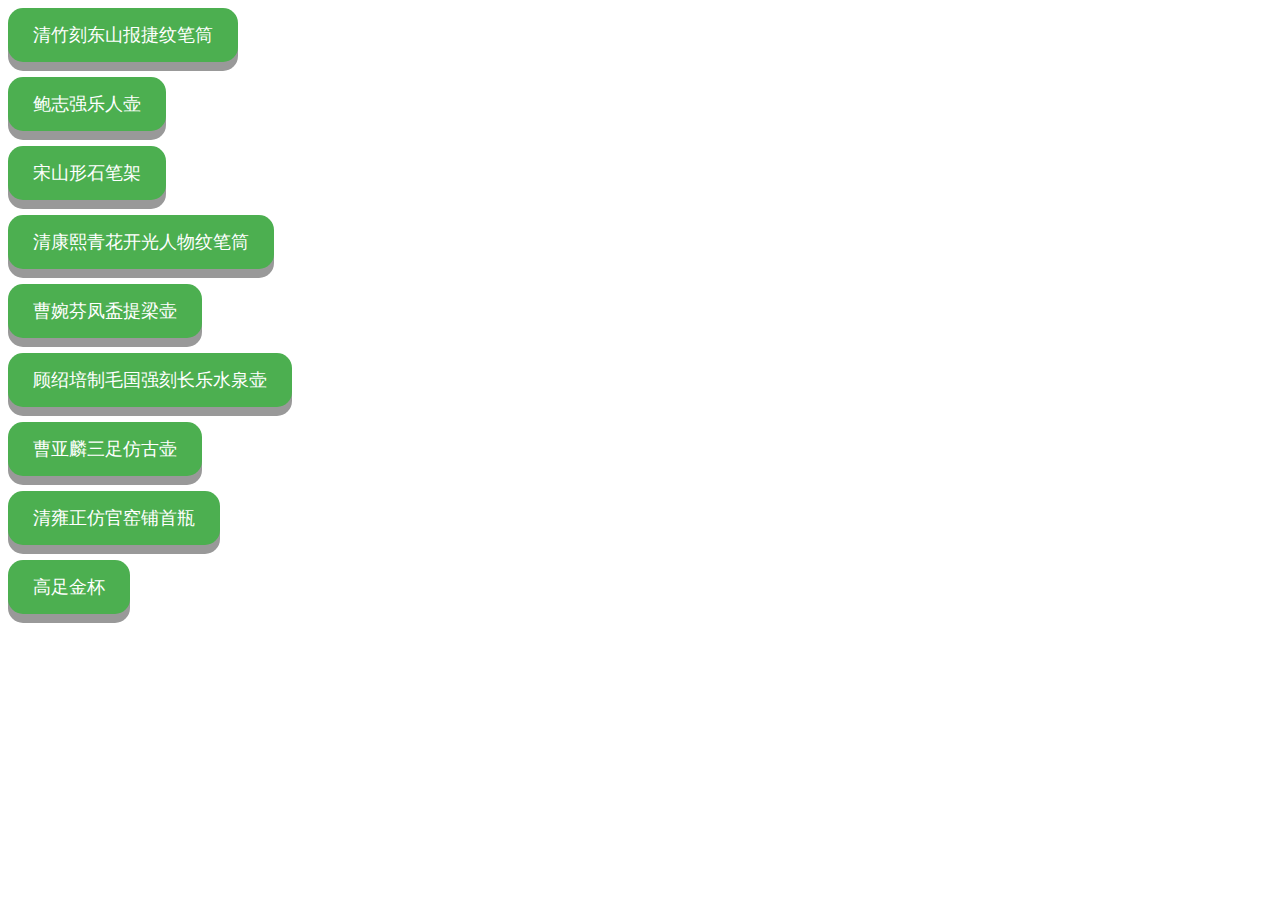
<file: index.html>
<!DOCTYPE html>
<html lang="en">
<head>
	<meta charset="UTF-8">
	<title>Document</title>
	<style>
		ul{
			margin: 0;
			padding: 0;
			li-style: none;
		}
		a{
			text-decoration: none;
		}
		li a{
			display: inline-block;
  			padding: 15px 25px;
			font-size:18px;
			cursor: pointer;
  			text-align: center;   
  			outline: none;
  			color: #fff;
  			background-color: #4CAF50;
  			border: none;
  			border-radius: 15px;
  			box-shadow: 0 9px #999;
  			margin-bottom:15px;
  		}
  		li a:hover{
  			background-color: #3e8e41;
  		}
  		li a:active {
		  	background-color: #3e8e41;
		  	box-shadow: 0 5px #666;
		  	transform: translateY(4px);
		}
	</style>
</head>
<body>
	<ul>
		<li><a href="baojiewenbitong.html">清竹刻东山报捷纹笔筒</a></li>
		<li><a href="baozhiqiang.html">鲍志强乐人壶</a></li>
		<li><a href="bijia.html">宋山形石笔架</a></li>
		<li><a href="bitong.html">清康熙青花开光人物纹笔筒</a></li>
		<li><a href="caowanfen.html">曹婉芬凤盉提梁壶</a></li>
		<li><a href="changleshuiquanhu.html">顾绍培制毛国强刻长乐水泉壶</a></li>
		<li><a href="fangguhu.html">曹亚麟三足仿古壶</a></li>
		<li><a href="fushouping.html">清雍正仿官窑铺首瓶</a></li>
		<li><a href="gaozujinbei.html">高足金杯</a></li>
	</ul>
</body>
</html>
</file>
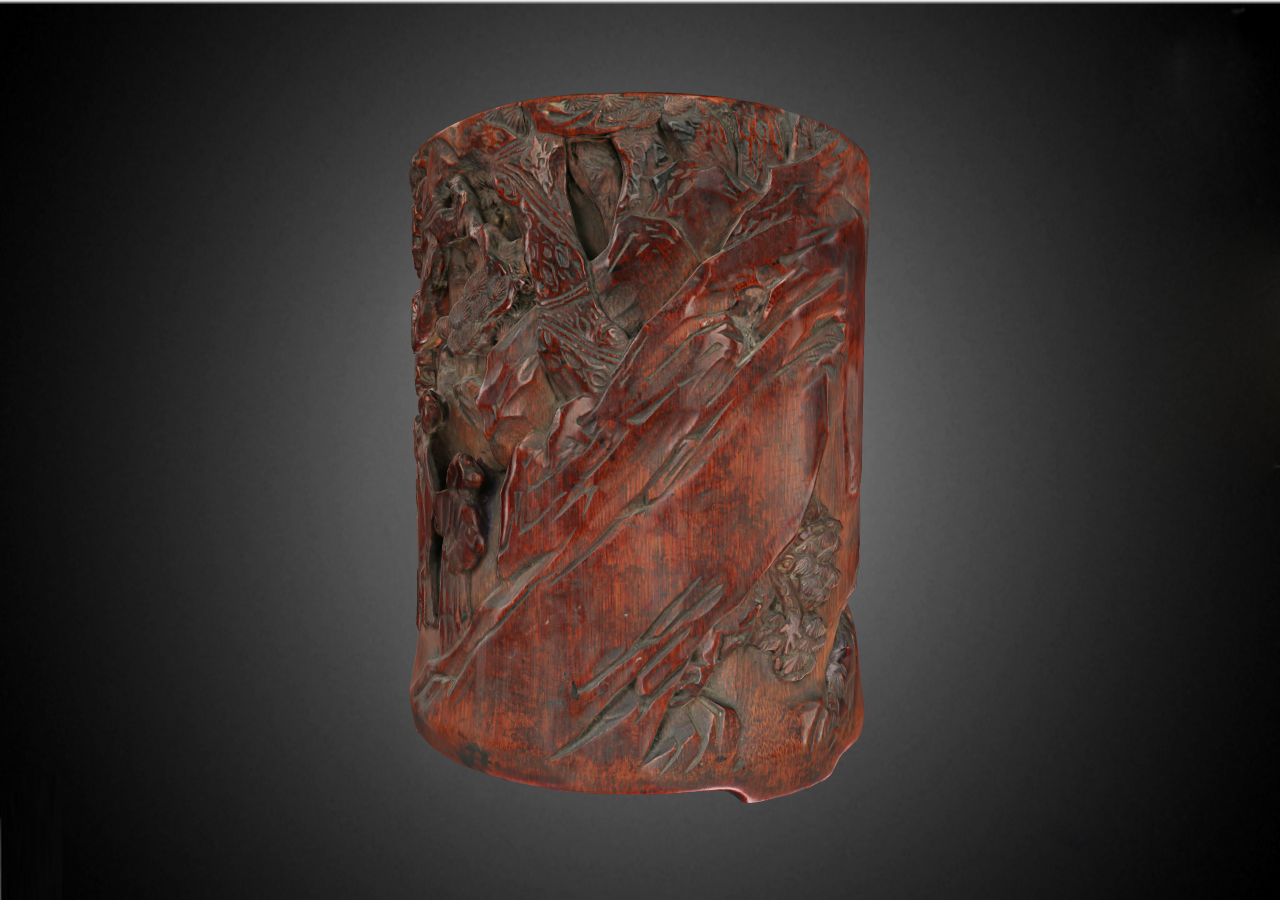
<file: baojiewenbitong.html>
<!DOCTYPE html>
<html lang="en">
	<head>
		<title>清竹刻东山报捷纹笔筒</title>
		<meta charset="utf-8">
		<meta name="viewport" content="width=device-width, user-scalable=no, minimum-scale=1.0, maximum-scale=1.0">
		<link rel="stylesheet" href="css/style.css" type="text/css">
		<script src="js/jquery-3.1.1.js"></script>
		<script>
            var Width = $(window).width();
            var Height = $(window).height();
		</script>
	</head>

	<body>
		<!-- 进度条 -->
		<div id="loaderdiv">
			<div class="graph">
				 <strong id="bar" style="width:1%;"></strong>
			</div>
		</div>
		<!-- canvas -->
		<div id="ThreeJS"></div>
		<script src="js/three.min.js"></script>
		<script src="js/TrackballControls.js"></script>
		<script src="js/Detector.js"></script>
		<script src="js/loaders/BinaryLoader.js"></script>
		<script src="js/loaders/MTLLoader.js"></script>
		<script src="js/loaders/OBJLoader.js"></script>
		<!--<script src="js/config.js"></script>-->

		<script src="js/threeShow.js"></script>
		<script>
			
			var opts={name:"baojiewenbitong.obj",minDistance:1,maxDistance:50};
			// init(opts);
			window.onload=function(){
				if ( ! Detector.webgl ) Detector.addGetWebGLMessage();
				init(opts);
				
			}
		</script>

	</body>
</html>
</file>
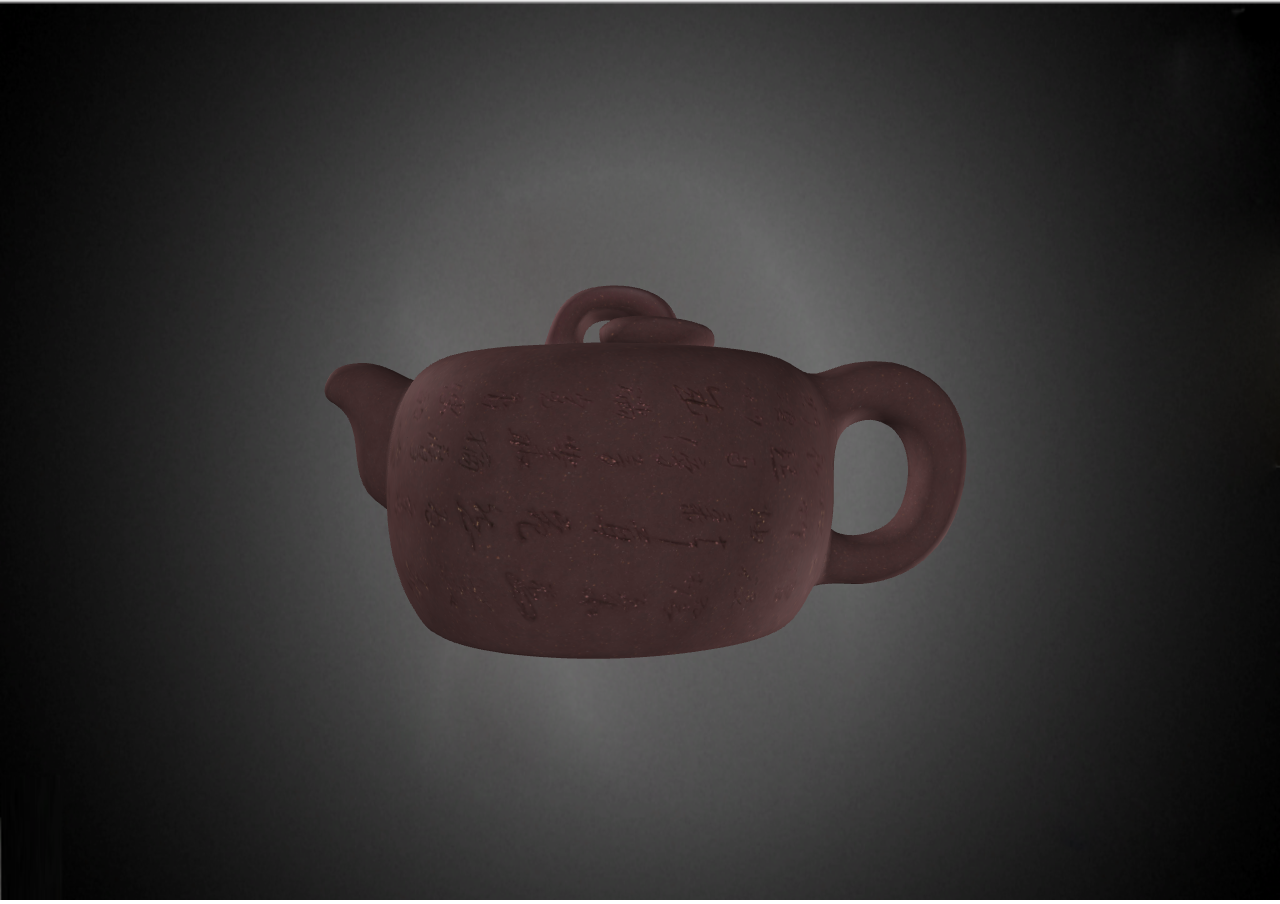
<file: baozhiqiang.html>
<!DOCTYPE html>
<html lang="en">
	<head>
		<title>鲍志强乐人壶</title>
		<meta charset="utf-8">
		<meta name="viewport" content="width=device-width, user-scalable=no, minimum-scale=1.0, maximum-scale=1.0">
		<link rel="stylesheet" href="css/style.css" type="text/css">
		<script src="js/jquery-3.1.1.js"></script>
		<script>
            var Width = $(window).width();
            var Height = $(window).height();
		</script>
	</head>

	<body>
		<!-- 进度条 -->
		<div id="loaderdiv">
			<div class="graph">
				 <strong id="bar" style="width:1%;"></strong>
			</div>
		</div>
		<!-- canvas -->
		<div id="ThreeJS"></div>
		<script src="js/three.min.js"></script>
		<script src="js/TrackballControls.js"></script>
		<script src="js/Detector.js"></script>
		<script src="js/loaders/BinaryLoader.js"></script>
		<script src="js/loaders/MTLLoader.js"></script>
		<script src="js/loaders/OBJLoader.js"></script>
		<!--<script src="js/config.js"></script>-->

		<script src="js/threeShow.js"></script>
		<script>
			
			var opts={name:"baozhiqiang.obj",minDistance:1,maxDistance:50};
			// init(opts);
			window.onload=function(){
				if ( ! Detector.webgl ) Detector.addGetWebGLMessage();
				init(opts);
				
			}
		</script>

	</body>
</html>
</file>
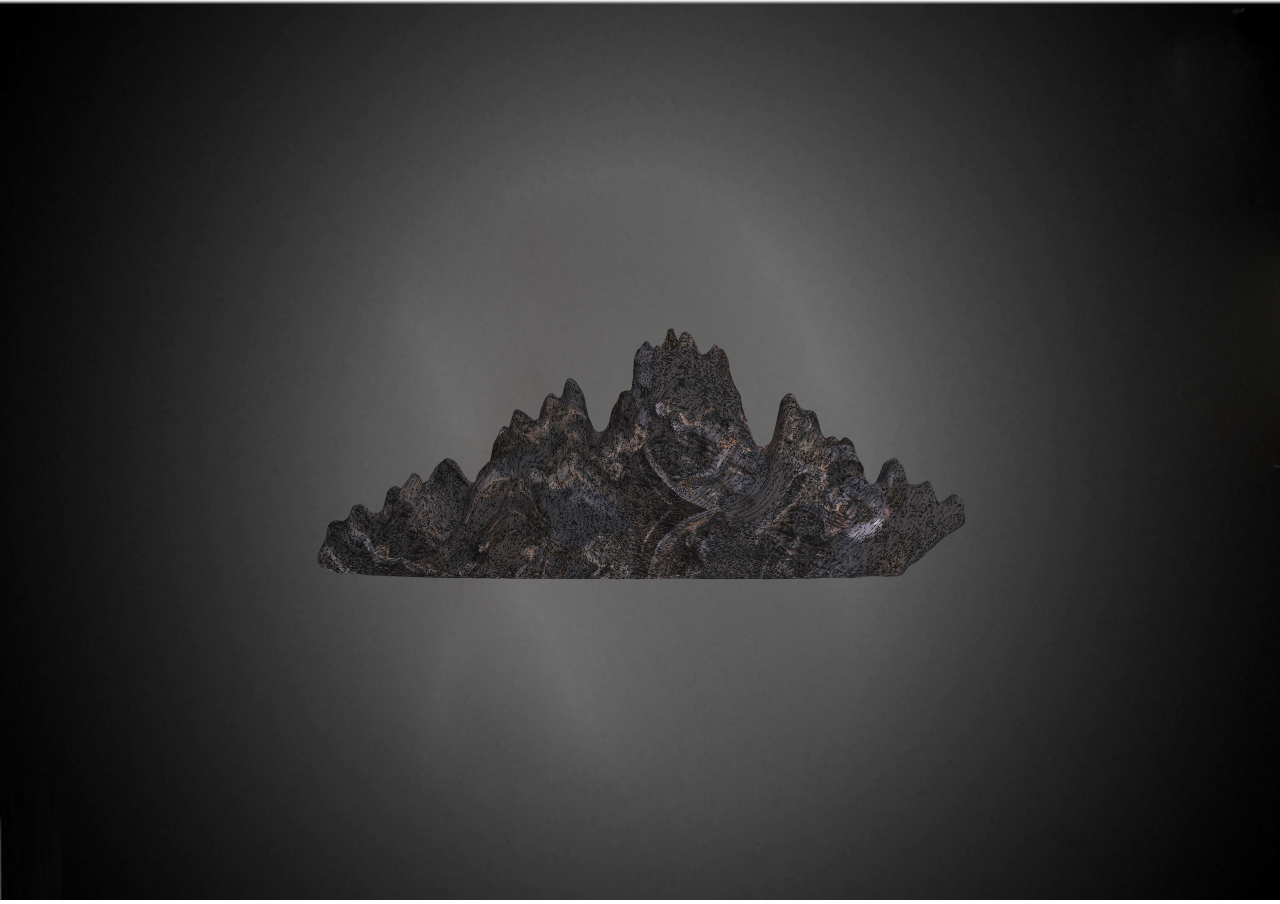
<file: bijia.html>
<!DOCTYPE html>
<html lang="en">
	<head>
		<title>宋山形石笔架
		</title>
		<meta charset="utf-8">
		<meta name="viewport" content="width=device-width, user-scalable=no, minimum-scale=1.0, maximum-scale=1.0">
		<link rel="stylesheet" href="css/style.css" type="text/css">
		<script src="js/jquery-3.1.1.js"></script>
		<script>
            var Width = $(window).width();
            var Height = $(window).height();
		</script>
	</head>

	<body>
		<!-- 进度条 -->
		<div id="loaderdiv">
			<div class="graph">
				 <strong id="bar" style="width:1%;"></strong>
			</div>
		</div>
		<!-- canvas -->
		<div id="ThreeJS"></div>
		<script src="js/three.min.js"></script>
		<script src="js/TrackballControls.js"></script>
		<script src="js/Detector.js"></script>
		<script src="js/loaders/BinaryLoader.js"></script>
		<script src="js/loaders/MTLLoader.js"></script>
		<script src="js/loaders/OBJLoader.js"></script>
		<!--<script src="js/config.js"></script>-->

		<script src="js/threeShow.js"></script>
		<script>
			
			var opts={name:"bijia.obj",minDistance:1,maxDistance:50};
			// init(opts);
			window.onload=function(){
				if ( ! Detector.webgl ) Detector.addGetWebGLMessage();
				init(opts);
				
			}
		</script>

	</body>
</html>
</file>
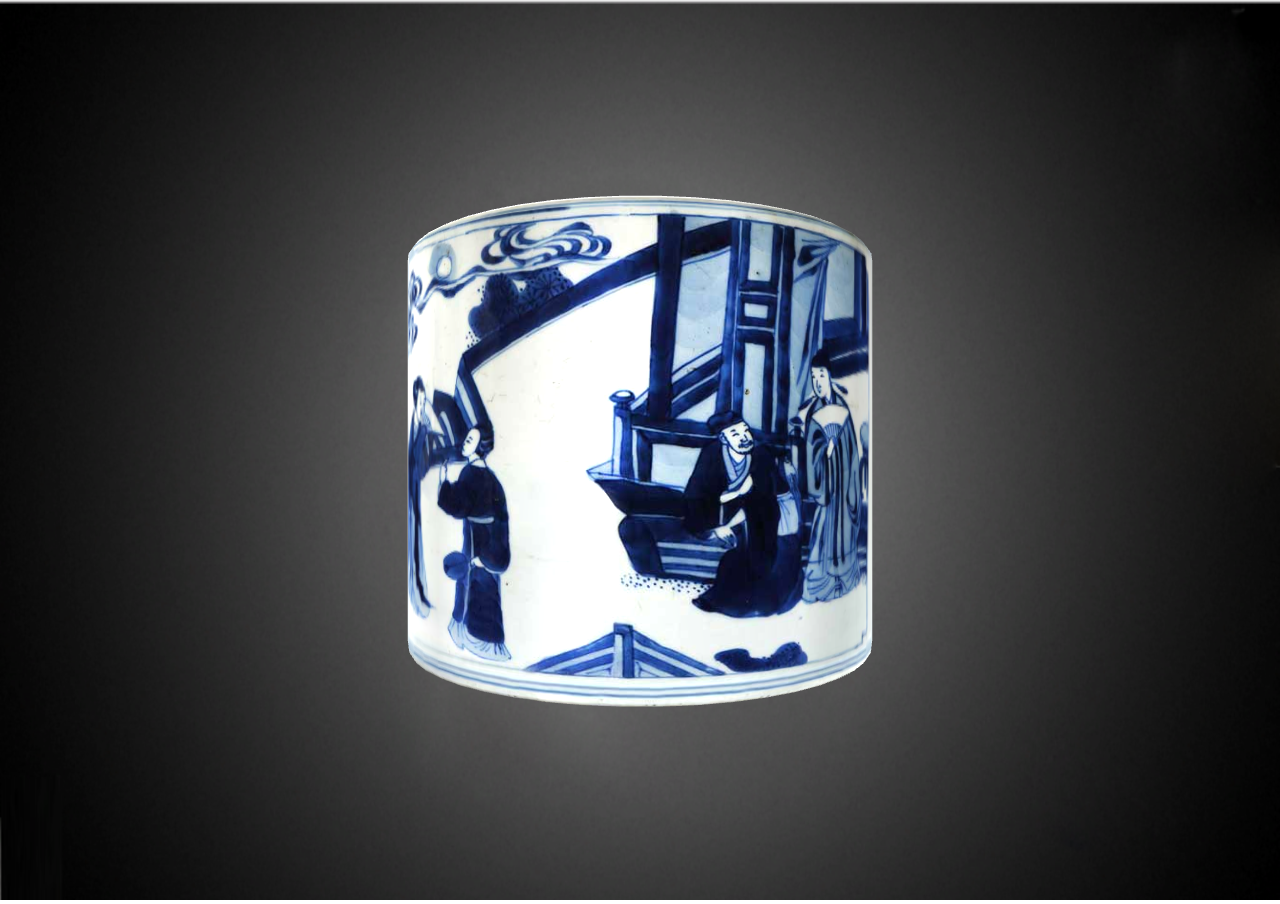
<file: bitong.html>
<!DOCTYPE html>
<html lang="en">
	<head>
		<title>清康熙青花开光人物纹笔筒
		</title>
		<meta charset="utf-8">
		<meta name="viewport" content="width=device-width, user-scalable=no, minimum-scale=1.0, maximum-scale=1.0">
		<link rel="stylesheet" href="css/style.css" type="text/css">
		<script src="js/jquery-3.1.1.js"></script>
		<script>
            var Width = $(window).width();
            var Height = $(window).height();
		</script>
	</head>

	<body>
		<!-- 进度条 -->
		<div id="loaderdiv">
			<div class="graph">
				 <strong id="bar" style="width:1%;"></strong>
			</div>
		</div>
		<!-- canvas -->
		<div id="ThreeJS"></div>
		<script src="js/three.min.js"></script>
		<script src="js/TrackballControls.js"></script>
		<script src="js/Detector.js"></script>
		<script src="js/loaders/BinaryLoader.js"></script>
		<script src="js/loaders/MTLLoader.js"></script>
		<script src="js/loaders/OBJLoader.js"></script>
		<!--<script src="js/config.js"></script>-->

		<script src="js/threeShow.js"></script>
		<script>
			
			var opts={name:"bitong.js",minDistance:1,maxDistance:50};
			// init(opts);
			window.onload=function(){
				if ( ! Detector.webgl ) Detector.addGetWebGLMessage();
				init(opts);
				
			}
		</script>

	</body>
</html>
</file>
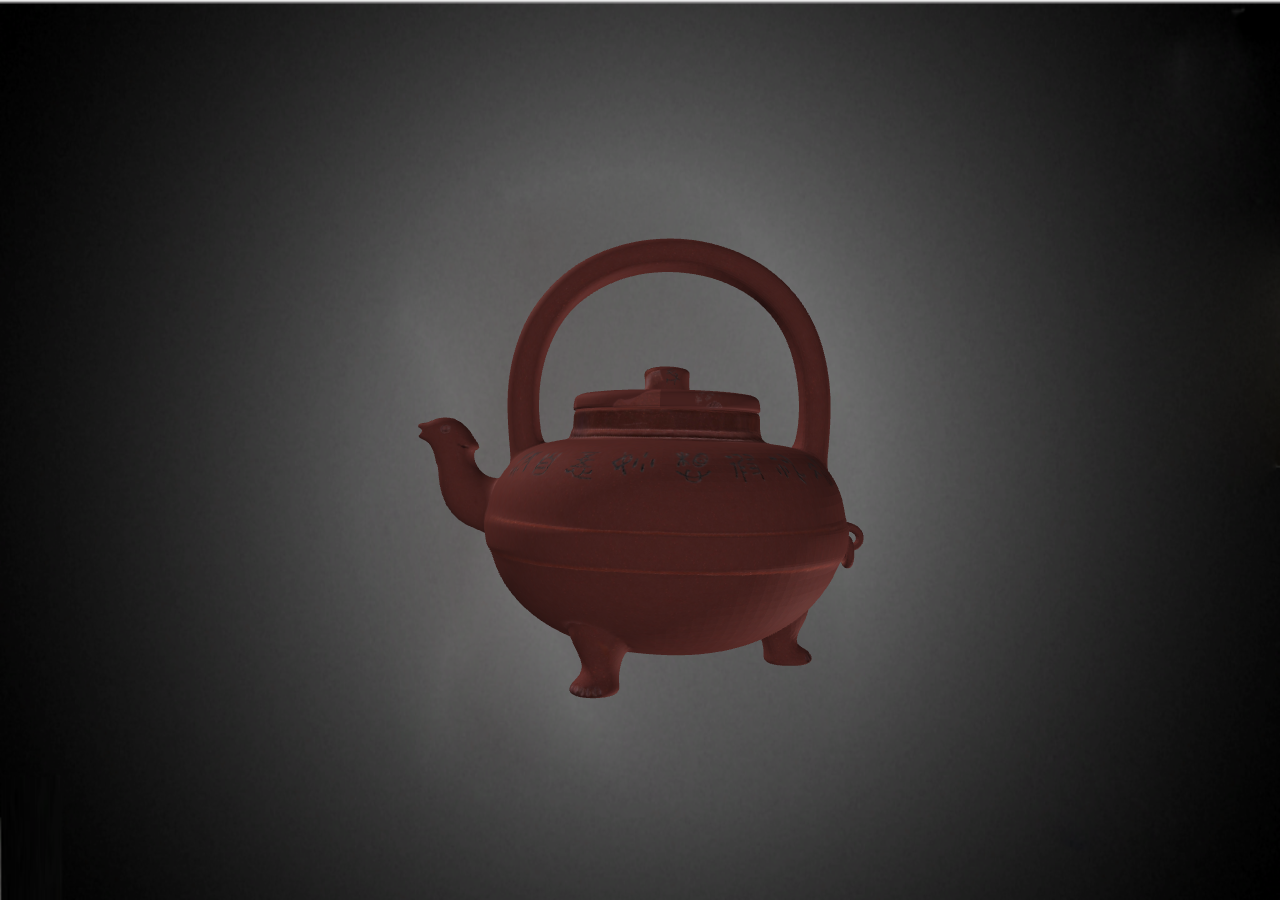
<file: caowanfen.html>
<!DOCTYPE html>
<html lang="en">
	<head>
		<title>曹婉芬凤盉提梁壶</title>
		<meta charset="utf-8">
		<meta name="viewport" content="width=device-width, user-scalable=no, minimum-scale=1.0, maximum-scale=1.0">
		<link rel="stylesheet" href="css/style.css" type="text/css">
		<script src="js/jquery-3.1.1.js"></script>
		<script>
            var Width = $(window).width();
            var Height = $(window).height();
		</script>
	</head>

	<body>
		<!-- 进度条 -->
		<div id="loaderdiv">
			<div class="graph">
				 <strong id="bar" style="width:1%;"></strong>
			</div>
		</div>
		<!-- canvas -->
		<div id="ThreeJS"></div>
		<script src="js/three.min.js"></script>
		<script src="js/TrackballControls.js"></script>
		<script src="js/Detector.js"></script>
		<script src="js/loaders/BinaryLoader.js"></script>
		<script src="js/loaders/MTLLoader.js"></script>
		<script src="js/loaders/OBJLoader.js"></script>
		<!--<script src="js/config.js"></script>-->

		<script src="js/threeShow.js"></script>
		<script>
			
			var opts={name:"caowanfen.obj",minDistance:1,maxDistance:50};
			// init(opts);
			window.onload=function(){
				if ( ! Detector.webgl ) Detector.addGetWebGLMessage();
				init(opts);
				
			}
		</script>

	</body>
</html>
</file>
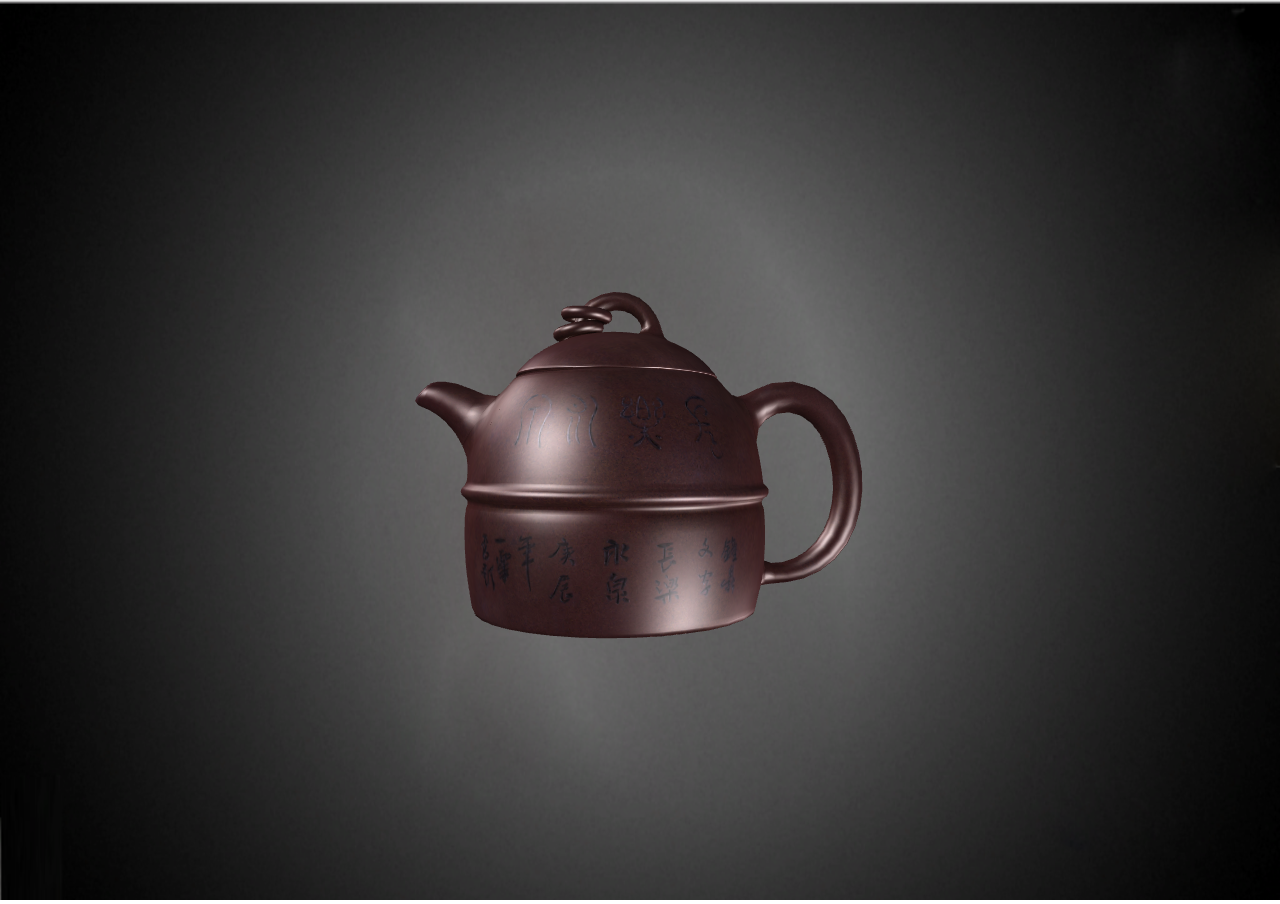
<file: changleshuiquanhu.html>
<!DOCTYPE html>
<html lang="en">
	<head>
		<title>顾绍培制毛国强刻长乐水泉壶</title>
		<meta charset="utf-8">
		<meta name="viewport" content="width=device-width, user-scalable=no, minimum-scale=1.0, maximum-scale=1.0">
		<link rel="stylesheet" href="css/style.css" type="text/css">
		<script src="js/jquery-3.1.1.js"></script>
		<script>
            var Width = $(window).width();
            var Height = $(window).height();
		</script>
	</head>

	<body>
		<!-- 进度条 -->
		<div id="loaderdiv">
			<div class="graph">
				 <strong id="bar" style="width:1%;"></strong>
			</div>
		</div>
		<!-- canvas -->
		<div id="ThreeJS"></div>
		<script src="js/three.min.js"></script>
		<script src="js/TrackballControls.js"></script>
		<script src="js/Detector.js"></script>
		<script src="js/loaders/BinaryLoader.js"></script>
		<script src="js/loaders/MTLLoader.js"></script>
		<script src="js/loaders/OBJLoader.js"></script>
		<!--<script src="js/config.js"></script>-->

		<script src="js/threeShow.js"></script>
		<script>
			
			var opts={name:"changleshuiquanhu.obj",minDistance:1,maxDistance:50};
			// init(opts);
			window.onload=function(){
				if ( ! Detector.webgl ) Detector.addGetWebGLMessage();
				init(opts);
				
			}
		</script>

	</body>
</html>
</file>
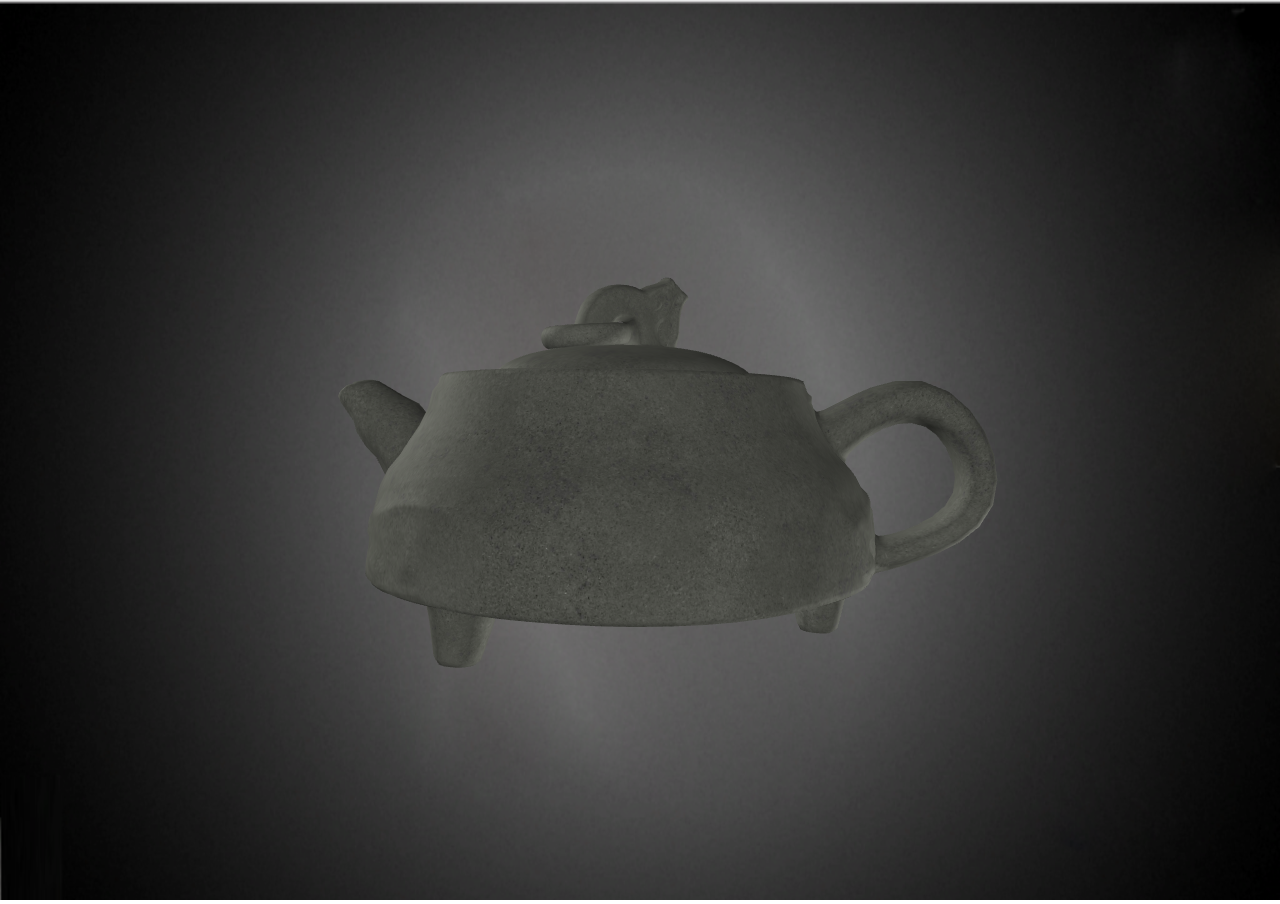
<file: fangguhu.html>
<!DOCTYPE html>
<html lang="en">
	<head>
		<title>曹亚麟三足仿古壶</title>
		<meta charset="utf-8">
		<meta name="viewport" content="width=device-width, user-scalable=no, minimum-scale=1.0, maximum-scale=1.0">
		<link rel="stylesheet" href="css/style.css" type="text/css">
		<script src="js/jquery-3.1.1.js"></script>
		<script>
            var Width = $(window).width();
            var Height = $(window).height();
		</script>
	</head>

	<body>
		<!-- 进度条 -->
		<div id="loaderdiv">
			<div class="graph">
				 <strong id="bar" style="width:1%;"></strong>
			</div>
		</div>
		<!-- canvas -->
		<div id="ThreeJS"></div>
		<script src="js/three.min.js"></script>
		<script src="js/TrackballControls.js"></script>
		<script src="js/Detector.js"></script>
		<script src="js/loaders/BinaryLoader.js"></script>
		<script src="js/loaders/MTLLoader.js"></script>
		<script src="js/loaders/OBJLoader.js"></script>
		<!--<script src="js/config.js"></script>-->

		<script src="js/threeShow.js"></script>
		<script>
			
			var opts={name:"fangguhu.obj",rotationy:0.15};
			// init(opts);
			window.onload=function(){
				if ( ! Detector.webgl ) Detector.addGetWebGLMessage();
				init(opts);
				
			}
		</script>

	</body>
</html>
</file>
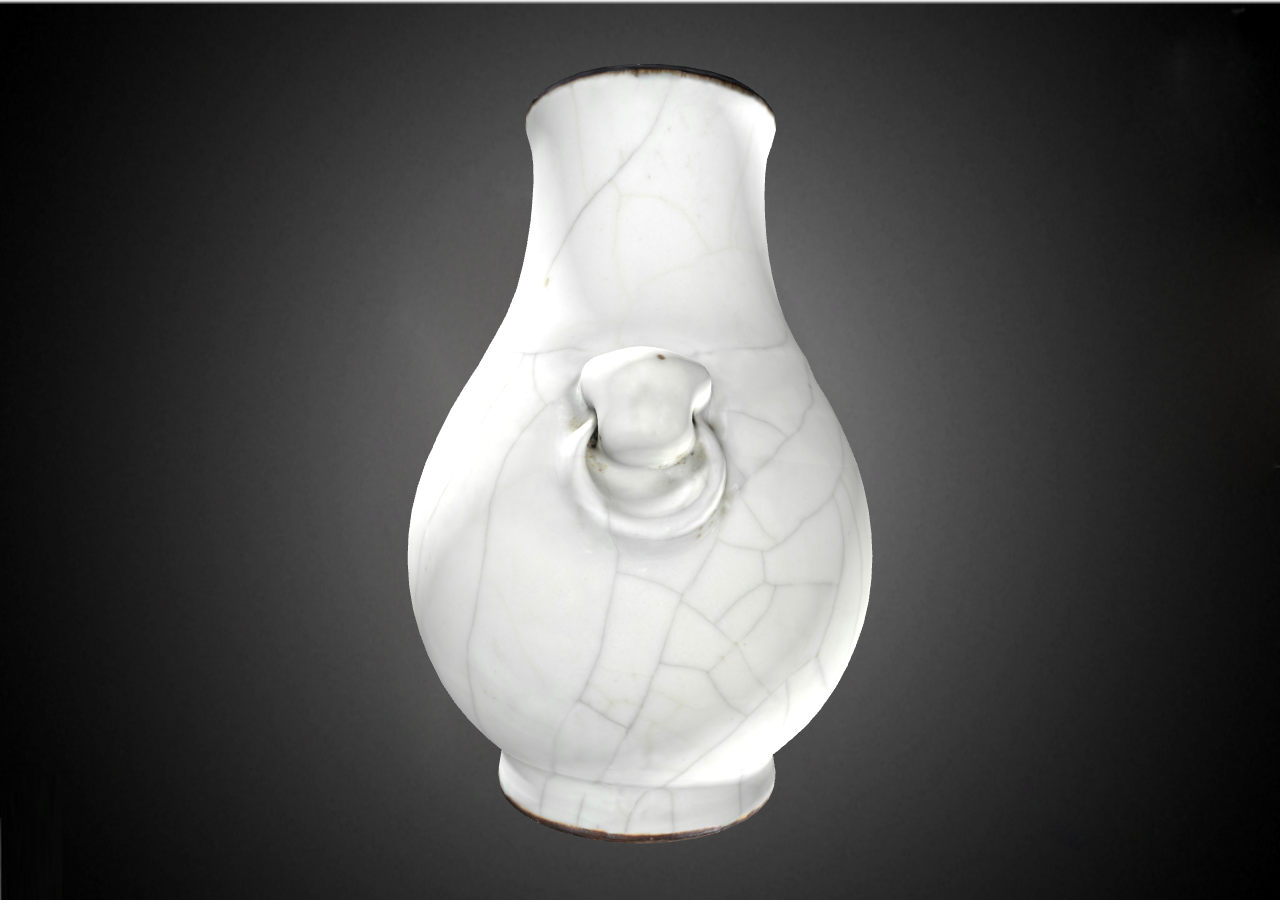
<file: fushouping.html>
<!DOCTYPE html>
<html lang="en">
	<head>
		<title>清雍正仿官窑铺首瓶</title>
		<meta charset="utf-8">
		<meta name="viewport" content="width=device-width, user-scalable=no, minimum-scale=1.0, maximum-scale=1.0">
		<link rel="stylesheet" href="css/style.css" type="text/css">
		<script src="js/jquery-3.1.1.js"></script>
		<script>
            var Width = $(window).width();
            var Height = $(window).height();
		</script>
	</head>

	<body>
		<!-- 进度条 -->
		<div id="loaderdiv">
			<div class="graph">
				 <strong id="bar" style="width:1%;"></strong>
			</div>
		</div>
		<!-- canvas -->
		<div id="ThreeJS"></div>
		<script src="js/three.min.js"></script>
		<script src="js/TrackballControls.js"></script>
		<script src="js/Detector.js"></script>
		<script src="js/loaders/BinaryLoader.js"></script>
		<script src="js/loaders/MTLLoader.js"></script>
		<script src="js/loaders/OBJLoader.js"></script>
		<!--<script src="js/config.js"></script>-->

		<script src="js/threeShow.js"></script>
		<script>
			
			var opts={name:"fushouping.obj"};
			// init(opts);
			window.onload=function(){
				if ( ! Detector.webgl ) Detector.addGetWebGLMessage();
				init(opts);
				
			}
		</script>

	</body>
</html>
</file>
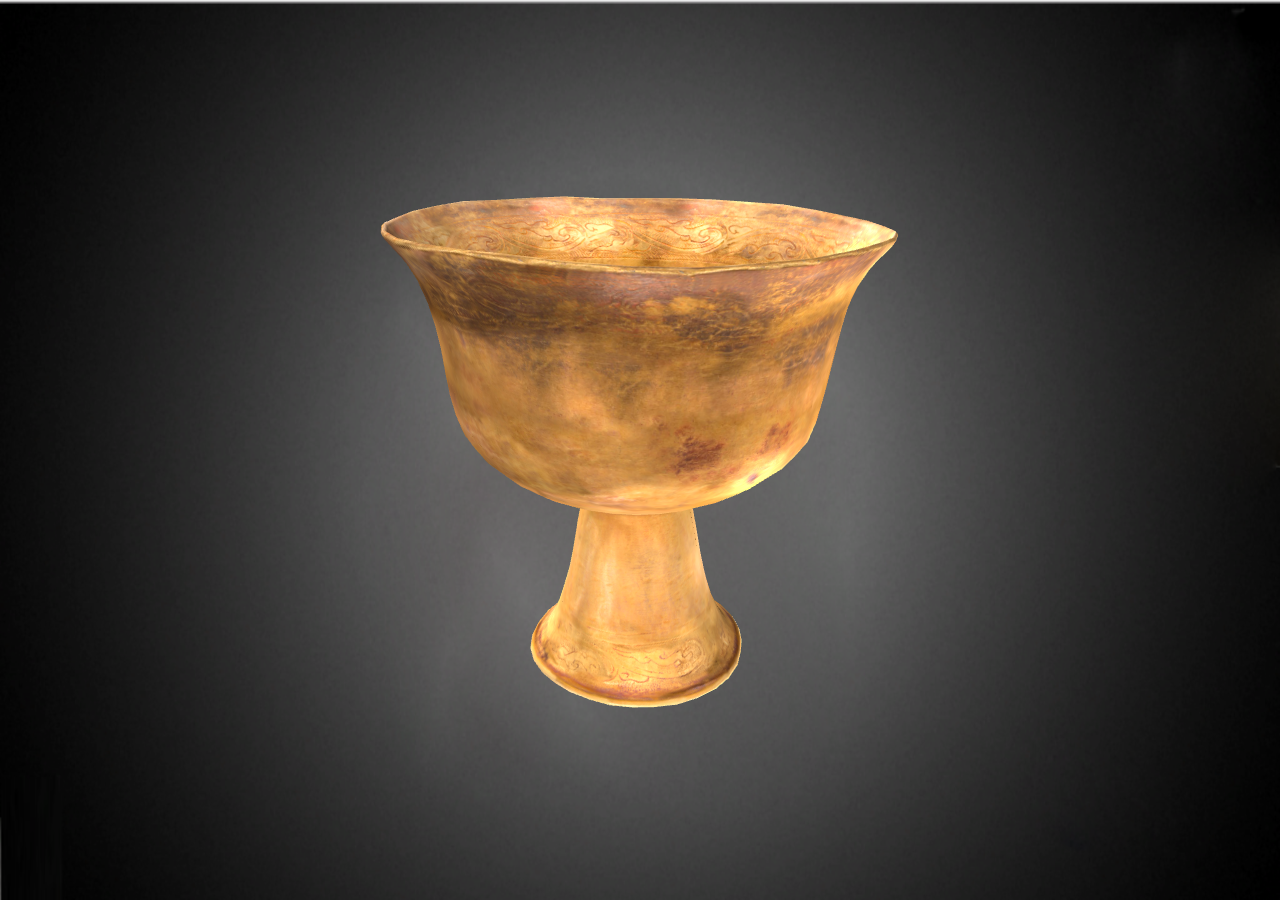
<file: gaozujinbei.html>
<!DOCTYPE html>
<html lang="en">
	<head>
		<title>元“邓万四郎”款连生贵子纹高足金杯</title>
		<meta charset="utf-8">
		<meta name="viewport" content="width=device-width, user-scalable=no, minimum-scale=1.0, maximum-scale=1.0">
		<link rel="stylesheet" href="css/style.css" type="text/css">
		<script src="js/jquery-3.1.1.js"></script>
		<script>
            var Width = $(window).width();
            var Height = $(window).height();
		</script>
	</head>

	<body>
		<!-- 进度条 -->
		<div id="loaderdiv">
			<div class="graph">
				 <strong id="bar" style="width:1%;"></strong>
			</div>
		</div>
		<!-- canvas -->
		<div id="ThreeJS"></div>
		<script src="js/three.min.js"></script>
		<script src="js/TrackballControls.js"></script>
		<script src="js/Detector.js"></script>
		<script src="js/loaders/BinaryLoader.js"></script>
		<script src="js/loaders/MTLLoader.js"></script>
		<script src="js/loaders/OBJLoader.js"></script>
		<!--<script src="js/config.js"></script>-->

		<script src="js/threeShow.js"></script>
		<script>
			
			var opts={name:"gaozujinbei.obj",rotationx:0.12};
			// init(opts);
			window.onload=function(){
				if ( ! Detector.webgl ) Detector.addGetWebGLMessage();
				init(opts);
				
			}
		</script>

	</body>
</html>
</file>
<file: css/style.css>
*{margin: 0;padding: 0;outline: none;}
body{font-family: "Microsoft Yahei", "å¾®è½¯é›…é»‘";color: #fff;font-size: 12px;margin: 0px;overflow: hidden;}
#loaderdiv {
    position: fixed;
    left: 0px;
    top: 0px;
    height: 100%;
    width: 100%;
    /*z-index: 2000000;*/
    text-align:center;
}
.graph{  width: 200px; border: 1px solid #C75211; height: 5px;position:fixed;left:50%;top:50%;margin-left:-100px;margin-top:-2.5px; }
#bar{ display: block; background: #e57233; float: left; height: 100%; text-align: center; font-family: Verdana; line-height: 25px; color: #000; }
</file>
